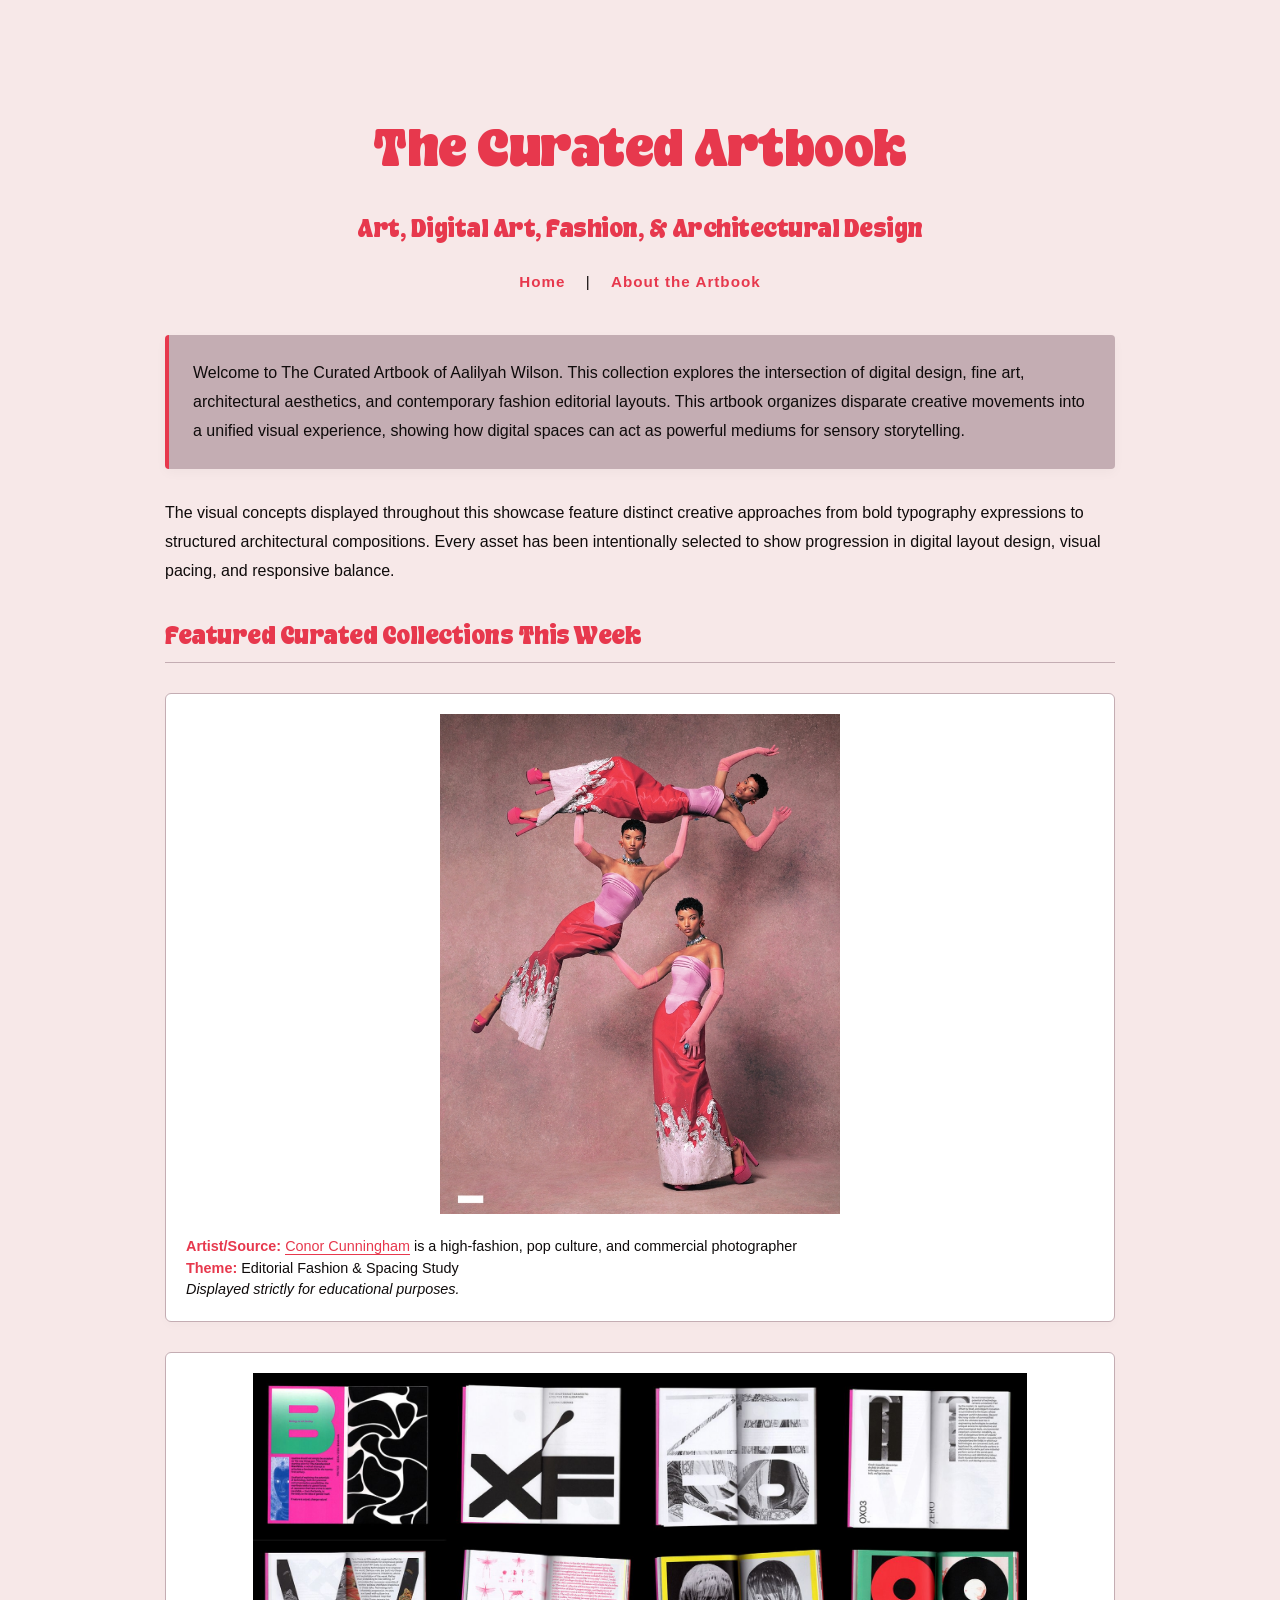
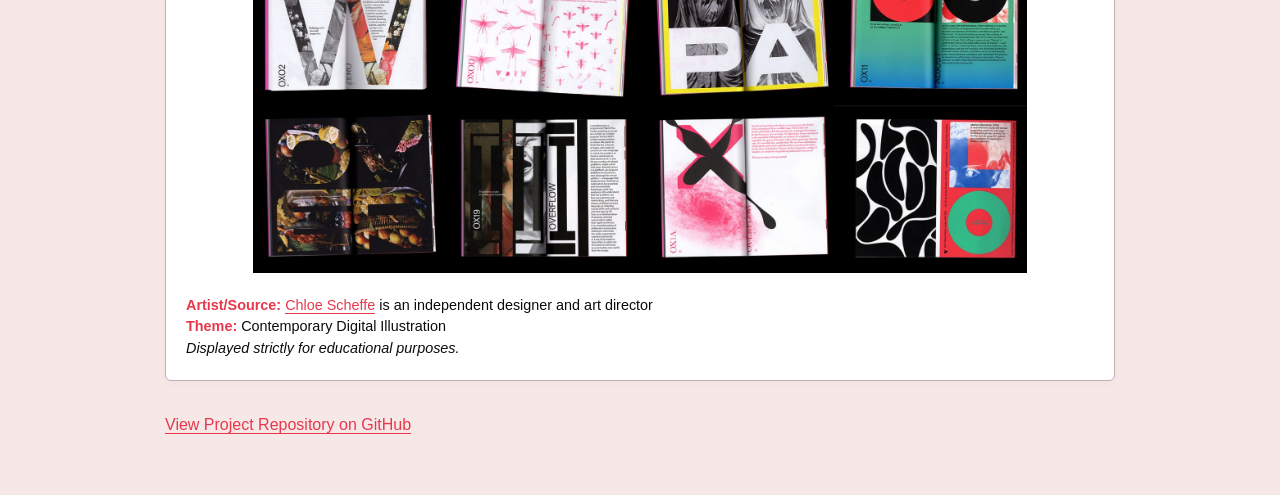
<file: index.html>
<!DOCTYPE html>
<html lang="en">
<head>
  <meta charset="UTF-8">
  <title>The Curated Artbook</title>
  <link rel="stylesheet" href="style.css">
</head>
<body>

<h1>The Curated Artbook</h1>
<h2>Art, Digital Art, Fashion, & Architectural Design</h2>

  <nav>
    <a href="index.html">Home</a> | 
    <a href="about.html">About the Artbook</a>
  </nav>

  <p>
    Welcome to The Curated Artbook of Aalilyah Wilson. This collection explores the intersection of digital design, fine art, architectural aesthetics, and contemporary fashion editorial layouts.
    This artbook organizes disparate creative movements into a unified visual experience, showing how digital spaces can act as powerful mediums for sensory storytelling.
  </p>
  <p>
    The visual concepts displayed throughout this showcase feature distinct creative approaches from bold typography expressions to structured architectural compositions. Every asset has been intentionally selected to show progression in digital layout design, visual pacing, and responsive balance.
  </p>

  <h3>Featured Curated Collections This Week</h3>

  <figure>
    <img src="artist1.jpg" alt="Fashion Editorial Photographer and Designer">
    <figcaption>
        <strong>Artist/Source:</strong> <a href="https://www.lgamanagement.com/artists/conor-cunningham/v-magazine_/?sid=75466/#1" target="_blank" rel="noopener noreferrer">Conor Cunningham</a> is a high-fashion, pop culture, and commercial photographer <br>
        <strong>Theme:</strong> Editorial Fashion & Spacing Study<br>
        <em>Displayed strictly for educational purposes.</em>
    </figcaption>
</figure>

<figure>
    <img src="artist2.jpg" alt="Contemporary Visual Graphic Designer">
    <figcaption>
        <strong>Artist/Source:</strong> <a href="https://www.scheffeshields.com/" target="_blank" rel="noopener noreferrer">Chloe Scheffe</a> is an independent designer and art director <br>
        <strong>Theme:</strong> Contemporary Digital Illustration<br>
        <em>Displayed strictly for educational purposes.</em>
    </figcaption>
</figure>

  <p>
    <a href="https://github.com/AalilyahW">
        View Project Repository on GitHub
    </a>
  </p>

</body>
</html>
</file>
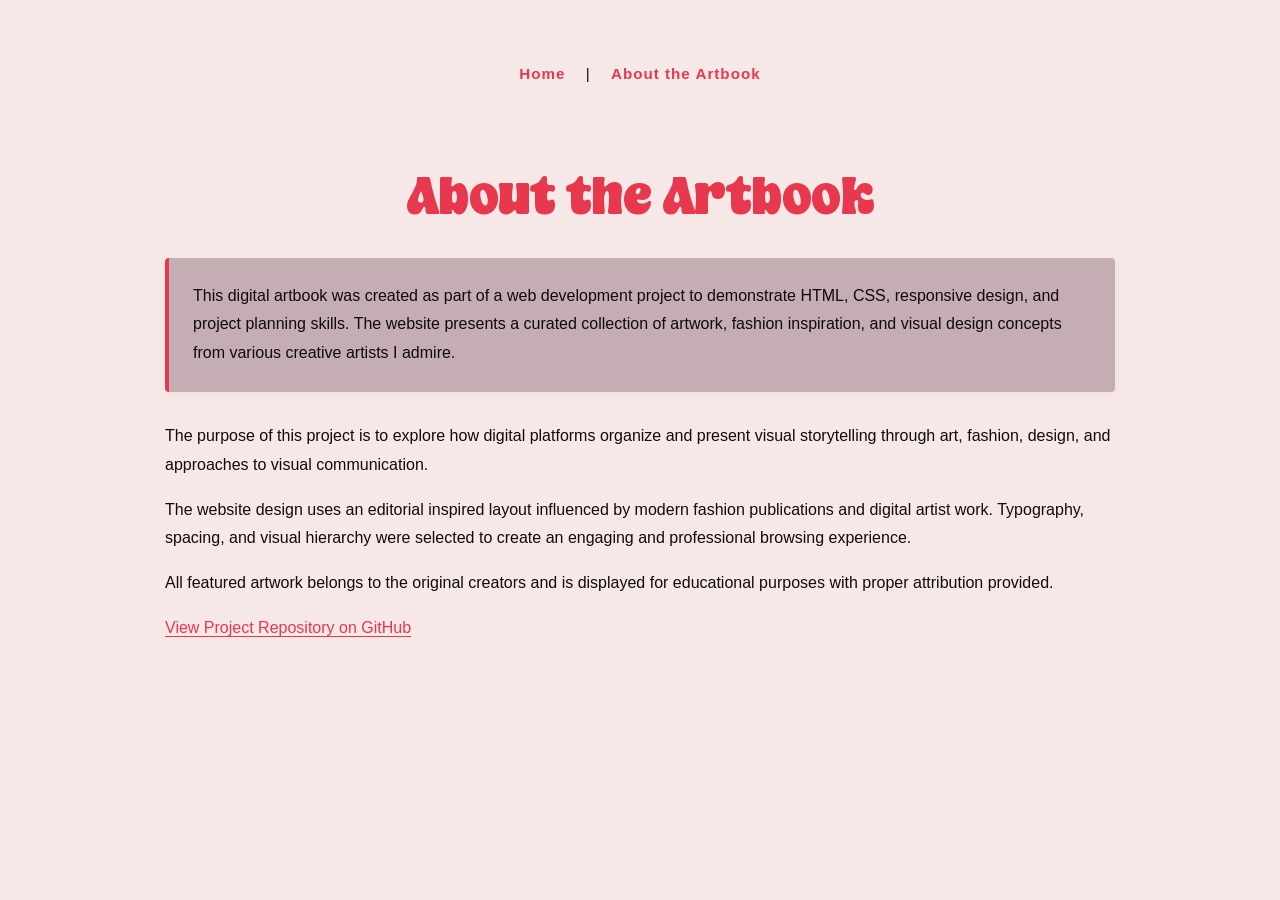
<file: about.html>
<!DOCTYPE html>
<html lang="en">
<head>
  <meta charset="UTF-8">
  <title>About — The Curated Artbook</title>
  <link rel="stylesheet" href="style.css">
</head>
<body>

  <nav>
    <a href="index.html">Home</a> | 
    <a href="about.html">About the Artbook</a>
  </nav>


  <h1>About the Artbook</h1>

  <p>
    This digital artbook was created as part of a web development project to demonstrate HTML, CSS, responsive design, and project planning skills. The website presents a curated collection of artwork, fashion inspiration, and visual design concepts from various creative artists I admire.
  </p>

  <p>
    The purpose of this project is to explore how digital platforms organize and present visual storytelling through art, fashion, design, and approaches to visual communication.
  </p>

  <p>
    The website design uses an editorial inspired layout influenced by modern fashion publications and digital artist work. Typography, spacing, and visual hierarchy were selected to create an engaging and professional browsing experience.
  </p>

  <p>
    All featured artwork belongs to the original creators and is displayed for educational purposes with proper attribution provided.
  </p>

  
  <p>
    <a href="https://github.com/AalilyahW">
        View Project Repository on GitHub
    </a>
  </p>

</body>
</html>
</file>
<file: style.css>
@font-face {
    font-family: "Bakso Menu";
    src: url("Bakso Menu TTF.ttf") format("truetype");
    font-weight: 700;
    font-style: normal;
}

body {
    background-color: #f7e8e8;
    font-family: "Montserrat", sans-serif;
    font-weight: 300;
    color: #0f0b0b;
    line-height: 1.8;
    padding: 40px;
    max-width: 950px;
    margin: 0 auto;
}


h1, h2, h3 {
    font-family: "Bakso Menu", serif;
    font-style: normal;
    color: #e7384d;
    font-weight: 700;
    letter-spacing: -0.5px;
    margin-top: 1.5em;
    margin-bottom: 0.5em;
}


h1 {
    font-size: 2.8rem;
    text-align: center;
}

h2 {
    font-size: 1.3rem;
    text-align: center;
    font-weight: 400;
    margin-top: 0;
}

h3 {
    font-size: 1.3rem;
    border-bottom: 1px solid #c4adb3;
    padding-bottom: 8px;
}

nav {
    text-align: center;
    margin: 20px 0 40px 0;
    font-family: "Montserrat", sans-serif;
    letter-spacing: 1px;
    font-size: 0.95rem;
}

nav a {
    text-decoration: none;
    margin: 0 15px;
    font-style: normal !important;
    border-bottom: none !important;
    font-weight: 600;
}

p:first-of-type {
    background-color: #c4adb3;
    border-left: 4px solid #e7384d;
    padding: 24px;
    border-radius: 4px;
    box-shadow: 0 4px 12px rgba(0, 0, 0, 0.03);
    margin-bottom: 30px;
}

figure {
    background-color: #ffffff;
    border: 1px solid #c4adb3;
    padding: 20px;
    margin: 30px 0;
    border-radius: 6px;
    box-shadow: 0 4px 10px rgba(0, 0, 0, 0.02);
}

figure img {
    width: 100%;
    max-height: 500px;
    object-fit: contain;
    border-radius: 4px;
}

figcaption {
    font-family: "Montserrat", sans-serif;
    font-size: 0.9rem;
    color: #0f0b0b;
    margin-top: 12px;
    line-height: 1.5;
}

figcaption strong {
    color: #e7384d;
}

a {
    color: #e7384d;
    font-weight: 500;
    font-family: "Montserrat", sans-serif;
    text-decoration: none;
    border-bottom: 1px solid #e7384d;
    transition: all 0.3s ease;
}

a:hover {
    color: #0f0b0b;
    border-bottom-color: #0f0b0b;
}

@media (max-width: 600px) {
    body {
        padding: 20px;
    }
    h1 {
        font-size: 1.5rem;
    }
}
</file>
